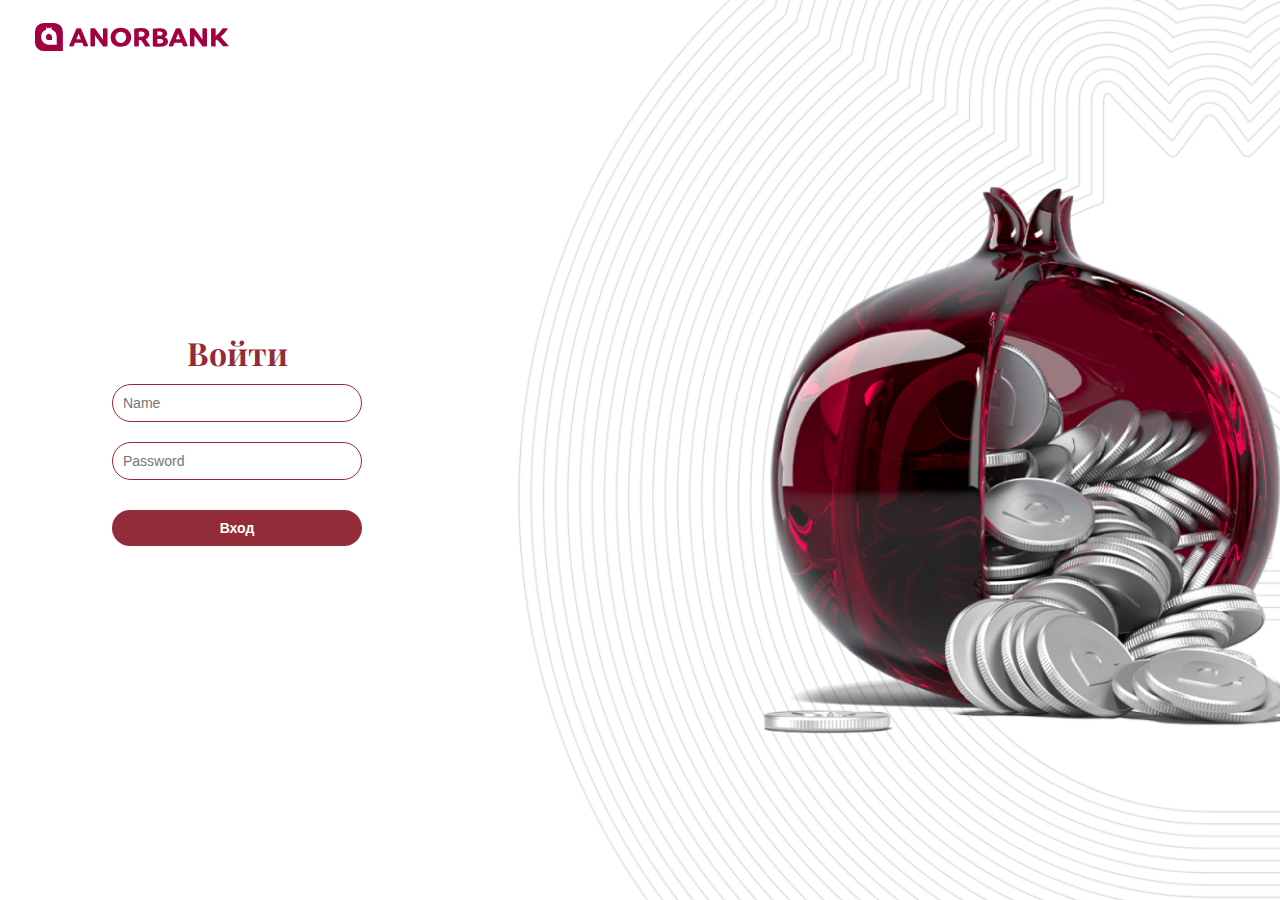
<file: index.html>
<!DOCTYPE html>
<html lang="en">

<head>
    <meta charset="UTF-8">
    <meta name="viewport" content="width=device-width, initial-scale=1.0">
    <title>Сотрудники</title>
    <link rel="preconnect" href="https://fonts.googleapis.com">
    <link rel="preconnect" href="https://fonts.gstatic.com" crossorigin>
    <link href="https://fonts.googleapis.com/css2?family=Playfair+Display&display=swap" rel="stylesheet">
    <link href="https://cdn.jsdelivr.net/npm/bootstrap@5.0.2/dist/css/bootstrap.min.css" rel="stylesheet"
          integrity="sha384-EVSTQN3/azprG1Anm3QDgpJLIm9Nao0Yz1ztcQTwFspd3yD65VohhpuuCOmLASjC" crossorigin="anonymous">
    <link rel="stylesheet" href="style.css">
    <link rel="icon" type="image/png" href="./img/001.png" />
</head>

<body>

<div class="header">
    <div class="container">

        <div class="header_top">
            <a href="index.html" class="header_logo">
                <img src="img/logo.svg" alt="">
            </a>
        </div>

        <div class="header-content">
            <div class="header-content-body">
                <h1>Войти</h1>
                <form id="loginForm">

                    <input type="text" id="name" class="searchInput padding20" placeholder="Name" required>

                    <input type="password" id="password" class="searchInput padding20" placeholder="Password" required>

                    <button class="btn-header fullBtn wightBtn" type="submit">Вход</button>
                </form>
            </div>
        </div>

    </div>

</div>

<script src="main.js"></script>
<script src="https://cdn.jsdelivr.net/npm/bootstrap@5.0.2/dist/js/bootstrap.bundle.min.js"
        integrity="sha384-MrcW6ZMFYlzcLA8Nl+NtUVF0sA7MsXsP1UyJoMp4YLEuNSfAP+JcXn/tWtIaxVXM"
        crossorigin="anonymous"></script>

</body>

</html>
</file>
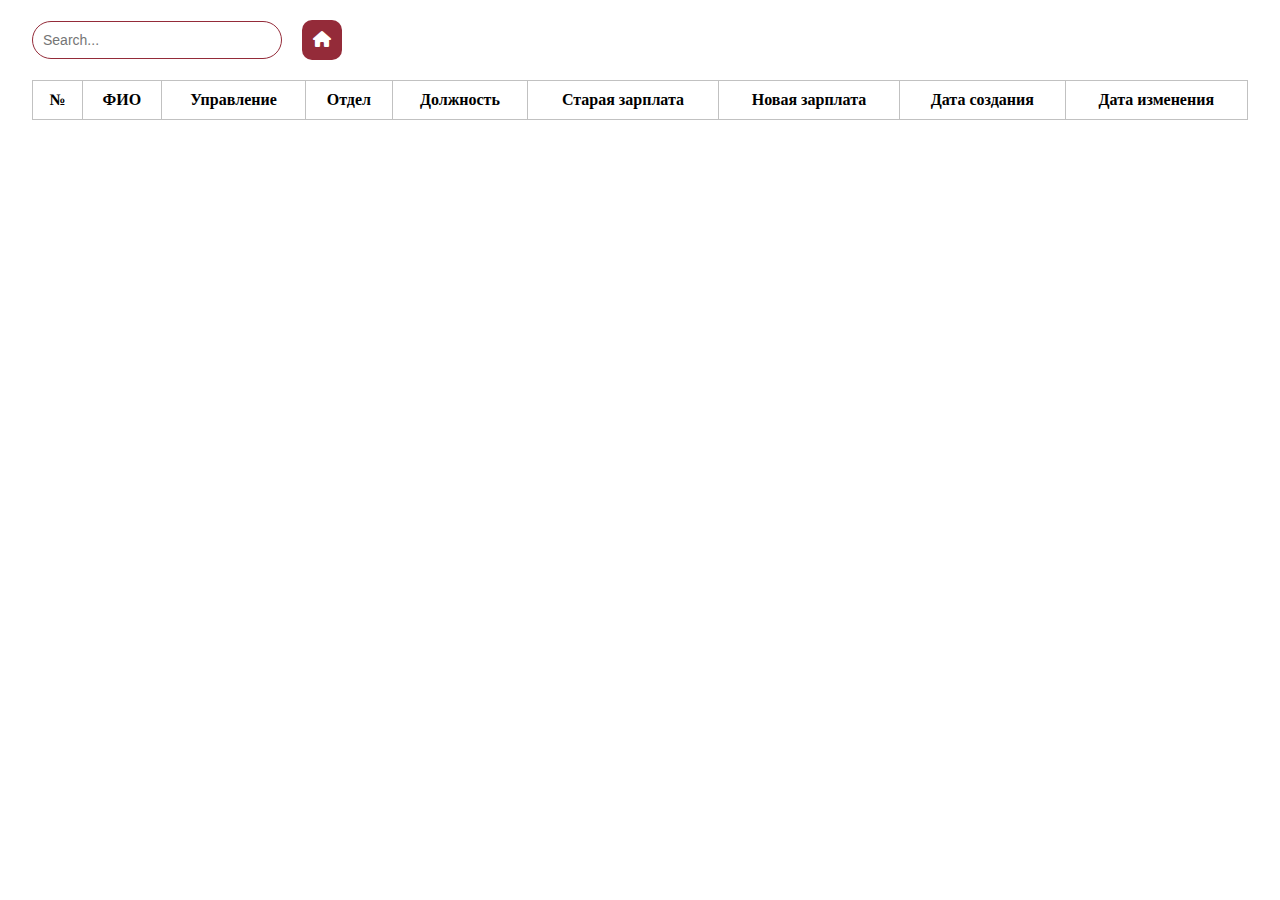
<file: history.html>
<!doctype html>
<html lang="en">
<head>
    <meta charset="UTF-8">
    <meta name="viewport"
          content="width=device-width, user-scalable=no, initial-scale=1.0, maximum-scale=1.0, minimum-scale=1.0">
    <meta http-equiv="X-UA-Compatible" content="ie=edge">
    <link rel="stylesheet" href="style.css">
    <link rel="stylesheet" href="https://cdnjs.cloudflare.com/ajax/libs/font-awesome/6.4.0/css/all.min.css">
    <link rel="icon" type="image/png" href="./img/001.png" />
    <title>Сотрудники</title>
</head>
<body>
<div class="main-content">
    <div class="container containerBlock">

        <div class="containerBlockSearch">

            <div>
                <label for="searchInput"></label><input type="text" id="searchInput" class="searchInput" placeholder="Search...">
            </div>

            <div class="dropdown">
                <a href="main.html" class="history"><button class="nullBtn"><i class="fas fa-home"></i> </button></a>
            </div>

        </div>

    </div>
</div>

<div class="container">
    <table id="example" class="table bg-red" style="width:100%">
        <thead>
        <tr>
            <th>№</th>
            <th>ФИО</th>
            <th>Управление</th>
            <th>Отдел</th>
            <th>Должность</th>
            <th>Старая зарплата</th>
            <th>Новая зарплата</th>
            <th>Дата создания</th>
            <th>Дата изменения</th>
        </tr>
        </thead>
        <tbody>
        <!-- Data will be dynamically populated here -->
        </tbody>
    </table>
</div>

<script>
    document.addEventListener("DOMContentLoaded", function () {
        fetchDataFromBackend();
    });

    function fetchDataFromBackend() {
        // Fetch data from your backend API
        fetch("http://192.168.159.27:8084/salary/history/list", {
            method: "GET",
            headers: {
                "Authorization": `Bearer ${getAccessToken()}`, // Include the token in the Authorization header if needed
            },
            mode: "cors",
        })
            .then((response) => response.json())
            .then((data) => {
                // Populate the table with the fetched data
                populateTableWithData(data);
            })
            .catch((error) => {
                console.error("Error fetching data from backend:", error);
            });
    }

    function populateTableWithData(data) {
        const tableBody = document.querySelector("#example tbody");
        tableBody.innerHTML = ""; // Clear the existing rows

        data.forEach((item, index) => {
            // Create a new row for each item in the data array
            const row = document.createElement("tr");

            // Create and append cells with data for each row
            const columns = ["fullName", "management", "department","lavozim" ,"oldSalary", "newSalary",  "createdAt", "changedAt"];
            const numberCell = document.createElement("td");
            numberCell.textContent = index + 1; // Number the rows starting from 1
            row.appendChild(numberCell);

            columns.forEach((column) => {
                const cell = document.createElement("td");
                cell.textContent = item[column];
                row.appendChild(cell);
            });

            // Add the row to the table body
            tableBody.appendChild(row);
        });
    }

    function getAccessToken() {
        // Implement this function to retrieve the access token if needed
        // For example, you can store the token in localStorage when the user logs in
        // and retrieve it here
        return localStorage.getItem("jwtToken");
    }


</script>
</body>
</html>
</file>
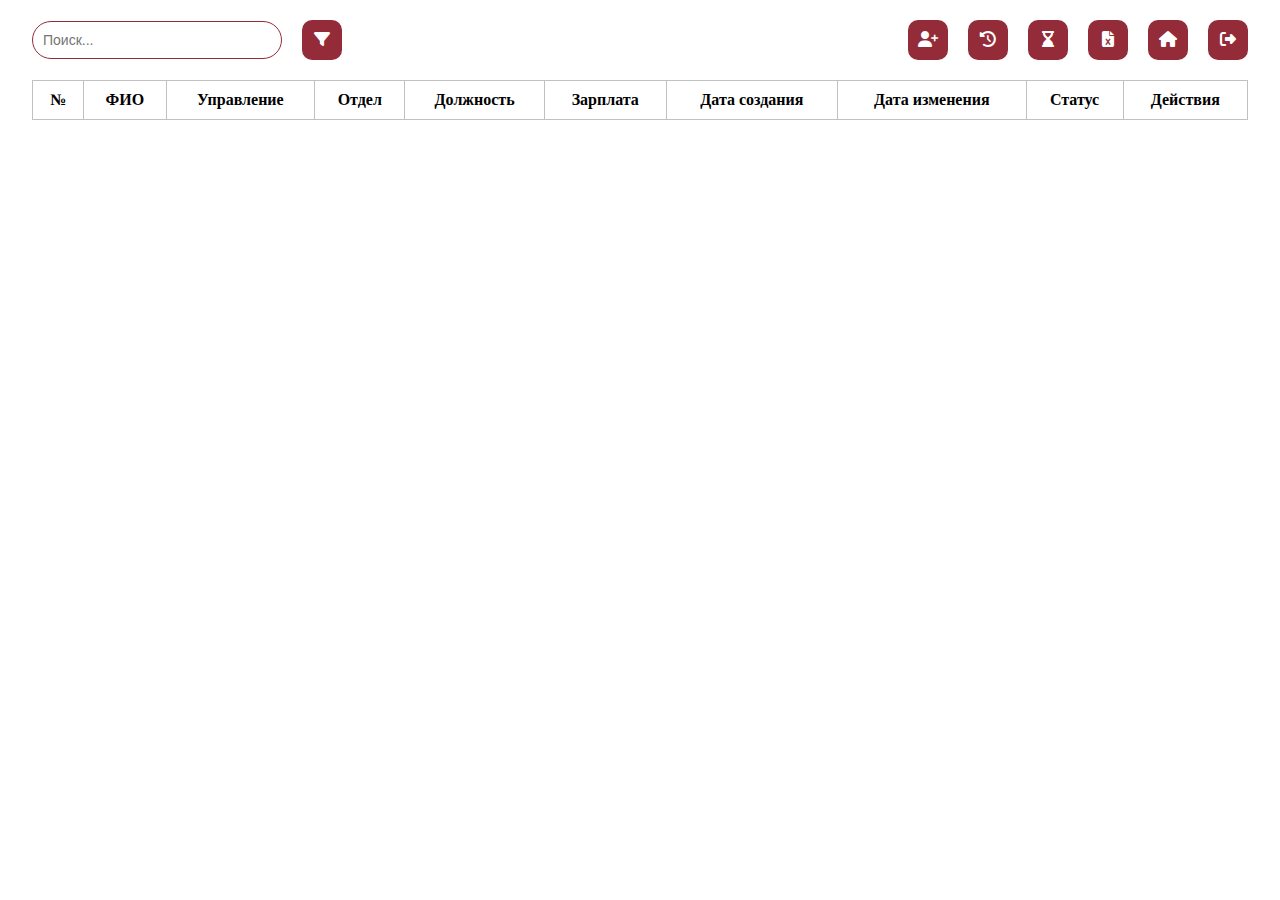
<file: main.html>
<!DOCTYPE html>
<html lang="en">
<head>
    <meta charset="UTF-8">
    <meta name="viewport" content="width=device-width, initial-scale=1.0">
    <link rel="stylesheet" href="style.css">
    <link rel="stylesheet" href="https://cdnjs.cloudflare.com/ajax/libs/font-awesome/6.4.0/css/all.min.css">
    <link rel="icon" type="image/png" href="./img/001.png" />
    <title>Сотрудники</title>
</head>
<body>

<div id="alert">
    <div class="main-content">

        <div class="container containerBlock">

            <div class="containerBlockSearch">

                <div>
                    <label for="searchInput"></label><input type="text" id="searchInput" class="searchInput"
                                                            placeholder="Поиск...">
                </div>

                <div class="dropdown">
                    <button class="dropbtn nullBtn"><i class="fas fa-filter"></i></button>
                    <div class="dropdown-content" id="departmentFilter">
                        <!-- Filter options will be dynamically populated here -->
                    </div>
                </div>

            </div>

            <div class="containerBlockBtn">

                <button id="openModalBtn" class="nullBtn"><i class="fas fa-user-plus"></i></button>

                <div id="userModal" class="modal">
                    <div class="modal-content">
                        <span class="close razmerx">&times;</span>
                        <h2>Добавить пользователя</h2>

                        <form id="addUserForm">
                            <label for="fullName">ФИО:</label>
                            <input type="text" id="fullName" class="addUserInput" required>

                            <label for="management">Управление:</label>
                            <input type="text" id="management" class="addUserInput" required>

                            <label for="department">Отдел:</label>
                            <input type="text" id="department" class="addUserInput" required>

                            <label for="createdAt">Дата создания:</label>
                            <input type="date" id="createdAt" class="addUserInput" required>

                            <label for="salary">Зарплата:</label>
                            <input type="number" step="0.01" id="salary" class="addUserInput" required>

                            <label for="changeDate">Дата изменения:</label>
                            <input type="date" id="changeDate" class="addUserInput" required>


                            <label for="lavozim">Лавозим:</label>
                            <input type="text" id="lavozim" class="addUserInput" required>

                            <button class="main-btn fullBtn padding20" type="submit">Добавить пользователя</button>
                        </form>

                    </div>
                </div>

                <a href="history.html" class="history">
                    <button class="history nullBtn"><i
                            class="fas fa-history"></i></button>
                </a>

                <button id="getExpired" class="expired nullBtn" onclick="fetchDataFromBackendExpired()"><i
                        class="fas fa-hourglass-end"></i></button>

                <div>
                    <input type="file" id="excelFileInput" name="excelFile" accept=".xls,.xlsx" style="display: none">
                    <button onclick="myFunctionBtn()" class="nullBtn"><i class="fas fa-file-excel"></i></button>
                </div>
                <a href="main.html">
                    <button class="nullBtn"><i class="fas fa-home"></i>
                    </button>
                </a>
                <a href="index.html">
                    <button class="nullBtn"><i class="fas fa-sign-out-alt"></i></button>
                </a>

            </div>


        </div>

    </div>
    <div class="container">

        <table id="example" class="table" style="width:100%">
            <thead>
            <tr>
                <th>№</th>
                <th>ФИО</th>
                <th>Управление</th>
                <th>Отдел</th>
                <th>Должность</th>
                <th>Зарплата</th>
                <th>Дата создания</th>
                <th>Дата изменения</th>
                <th>Статус</th>
                <th>Действия</th>
            </tr>
            </thead>
            <tbody>
            <!-- Data will be dynamically populated here -->
            </tbody>
        </table>

        <div id="editModal" class="modal">
            <div class="modal-content">
                <span class="close-edit" id="closeEditModal">&times;</span>
                <h2>Редактировать пользователя</h2>
                <form id="editUserForm">
                    <input type="hidden" id="editUserId">

                    <label for="editFio">ФИО:</label>
                    <input type="text" id="editFio" class="addUserInput" required>

                    <label for="editManagement">Управление:</label>
                    <input type="text" id="editManagement" class="addUserInput" required>

                    <label for="editDepartment">Отдел:</label>
                    <input type="text" id="editDepartment" class="addUserInput" required>

                    <label for="editCreatedAt">Дата создания:</label>
                    <input type="date" id="editCreatedAt" class="addUserInput" required>

                    <label for="editSalary">Зарплата:</label>
                    <input type="number" step="0.01" id="editSalary" class="addUserInput grayBtn" readonly>

                    <label for="editChangeDate">Дата изменения:</label>
                    <input type="date" id="editChangeDate" class="addUserInput grayBtn" readonly>

                    <label for="editLavozim">Лавозим:</label>
                    <input type="text" id="editLavozim" class="addUserInput" required>

                    <button class="main-btn fullBtn padding20" type="submit">Сохранить изменения</button>
                </form>
            </div>
        </div>

        <div id="UserSalaryEdit" class="modalExpired">
            <div class="modal-content">
                <span class="close-edit" id="closeEditExpired">&times;</span>
                <h2>Редактировать просрочено</h2>
                <form id="editSalaryForm">
                    <input type="hidden" id="editUserIdExpired">

                    <label for="editSalaryExpired">Зарплата:</label>
                    <input type="number"  step="0.01" id="editSalaryExpired" class="addUserInput" required>

                    <button class="main-btn fullBtn padding20" type="submit">Сохранить изменения</button>
                </form>
            </div>
        </div>

        <div id="deleteModal" class="modal">
            <div class="modal-content">
                <h2>Подтвердите удаление</h2>
                <p class="padding20">Вы уверены, что хотите удалить этого пользователя?</p>
                <button id="confirmDeleteBtn" class="ysBtn">Да</button>
                <button id="cancelDeleteBtn" class="ysBtn padding20">Нет</button>
            </div>

        </div>

    </div>
</div>

<script src="https://code.jquery.com/jquery-3.6.0.min.js"></script>
<script src="https://cdn.datatables.net/1.13.5/js/jquery.dataTables.min.js"></script>
<script src="https://cdn.datatables.net/1.13.5/js/dataTables.bootstrap5.min.js"></script>

<script>


    function sleep(ms) {
        return new Promise(resolve => setTimeout(resolve, ms));
    }


    const openModalBtn = document.getElementById("openModalBtn");
    const userModal = document.getElementById("userModal");
    const closeModal = document.querySelector(".close");
    const addUserForm = document.getElementById("addUserForm");
    const editModal = document.getElementById("editModal");
    const salaryMadal = document.getElementById("UserSalaryEdit")
    const deleteModal = document.getElementById("deleteModal");
    const confirmDeleteBtn = document.getElementById("confirmDeleteBtn");
    const cancelDeleteBtn = document.getElementById("cancelDeleteBtn");
    const editUserForm = document.getElementById("editUserForm");
    const editUserExpired = document.getElementById("editSalaryForm");
    const excelFileInput = document.getElementById("excelFileInput");

    function Success(name, choose) {

        switch (choose) {
            case 1:
                AlerS('./img/access.png', name, 'flex', 'Успешно')
                break;
            case 2:
                AlerS('./img/error.png', name, 'flex', 'Oops')
                break;
            default:
                text = "Looking forward to the Weekend";
        }

    }


    function AlerS(url, text, display, title) {
        const Alert = document.getElementById('alert');
        const Block = document.createElement('div');
        const BlockBody = document.createElement('div');
        const Img = document.createElement('img');
        const Title = document.createElement('p');
        const Text = document.createElement('p');
        const Button = document.createElement('button');

        Img.src = url;
        Img.style.width = '55px';
        Img.style.height = '55px';

        Img.className = 'successClassImg';
        Title.className = 'successClassTitle';
        Text.className = 'successClassText';
        Button.className = 'successClassBtn';
        BlockBody.className = 'SuccessClassBlockBody';
        Block.className = ' SuccessClassBlock';

        Block.style.display = display;
        sleep(2000).then(() => {
            Block.style.display = 'none';
        });
        Title.innerHTML = title;
        Text.innerHTML = text;
        Button.innerHTML = 'Ok'

        Button.addEventListener('click', () => {
            Block.style.display = 'none';
        })

        BlockBody.appendChild(Img);
        BlockBody.appendChild(Title);
        BlockBody.appendChild(Text);
        BlockBody.appendChild(Button);
        Block.appendChild(BlockBody);
        Alert.appendChild(Block);
    }

    // Function to handle file upload
    function uploadExcel(file) {
        const formData = new FormData();
        formData.append('file', file);

        fetch(`http://192.168.159.27:8084/salary/upload`, {
            method: 'POST',
            headers: {
                'Authorization': `Bearer ${getAccessToken()}`,
            },
            body: formData,
        })
            .then((response) => response.json())
            .then((data) => {
                console.log('Response from backend:', data.message);
                // Handle the response from the backend if needed
                fetchDataFromBackend(); // Fetch data after successful upload to update the table
                Success('Успешно', 1);
            })
            .catch((error) => {
                Success('Ошибка', 2);
                console.error('Error uploading file:', error);
            });
    }

    function myFunctionBtn() {
        const file = document.getElementById('excelFileInput').files[0];

        if (file) {
            uploadExcel(file);
        } else {
            document.getElementById('excelFileInput').click();
        }
    }

    excelFileInput.addEventListener('change', function () {
        if (excelFileInput.files[0] !== undefined && excelFileInput.files[0] !== null) {
            myFunctionBtn();
        }
    });

    openModalBtn.addEventListener("click", function () {
        userModal.style.display = "block";
    });

    closeModal.addEventListener("click", function () {
        userModal.style.display = "none";
    });

    function getAccessToken() {
        return localStorage.getItem("jwtToken");
    }

    addUserForm.addEventListener("submit", function (event) {
        event.preventDefault();
        // Get the form input values here and handle the addition of a new user
        const fullName = document.getElementById("fullName").value;
        const management = document.getElementById("management").value;
        const department = document.getElementById("department").value;
        const createdAt = document.getElementById("createdAt").value;
        const salary = document.getElementById("salary").value;
        const changeDate = document.getElementById("changeDate").value;
        const lavozim = document.getElementById("lavozim").value;

        // Create an object to hold the user data
        const newUser = {
            fullName: fullName,
            management: management,
            department: department,
            createdAt: createdAt,
            salary: parseFloat(salary),
            changeDate: changeDate,
            lavozim: lavozim,
        };

        // Send the user data to the backend using Fetch API
        fetch("http://192.168.159.27:8084/salary/add", {
            method: "POST",
            headers: {
                "Content-Type": "application/json",
                "Authorization": `Bearer ${getAccessToken()}`, // Include the token in the Authorization header
            },
            body: JSON.stringify(newUser),
        })
            .then((response) => response.json())
            .then((data) => {

                // Refresh the table after successful addition
                fetchDataFromBackend();

                // Reset the form and close the modal after submission
                addUserForm.reset();
                userModal.style.display = "none";
                Success('Успешно', 1);
            })
            .catch((error) => {
                Success('Ошибка', 2);
                console.error("Error sending data to backend:", error);
            });
    });

    function populateTableWithData(data) {
        const tableBody = document.querySelector("#example tbody");
        tableBody.innerHTML = ""; // Clear the existing rows

        data.forEach((item, index) => {
            // Create a new row for each item in the data array
            const row = document.createElement("tr");

            row.setAttribute("data-id", item.id);

            // Create and append cells with data for each row
            const columns = ["fullName", "management", "department", "lavozim", "salary", "createdAt", "changeDate", "status"];
            const numberCell = document.createElement("td");
            numberCell.textContent = index + 1; // Number the rows starting from 1
            row.appendChild(numberCell);

            columns.forEach((column) => {
                const cell = document.createElement("td");
                cell.textContent = item[column];
                row.appendChild(cell);
            });

            const actionsCell = document.createElement("td");
            const editButton = document.createElement("button");
            editButton.className = "btn btn-primary edit-btn";
            editButton.innerHTML = '<i class="fa-solid fa-pen-to-square edit-btn "></i>';
            editButton.dataset.bsToggle = "modal";
            editButton.dataset.bsTarget = "#editModal";
            actionsCell.appendChild(editButton);

            const deleteButton = document.createElement("button");
            deleteButton.className = "btn btn-danger confirmDeleteBtn delete-btn example";
            deleteButton.innerHTML = '<i class="fa-solid delete-btn fa-trash icon-size"></i>';
            actionsCell.appendChild(deleteButton);

            row.appendChild(actionsCell);

            if (item.changeDate === undefined || item.changeDate === null) {
                row.style.backgroundColor = '#fffaca';
                row.style.color = 'black';
            }

            // Add the row to the table body
            tableBody.appendChild(row);
        });
    }

    function getExpired(data) {
        const tableBody = document.querySelector("#example tbody");
        tableBody.innerHTML = ""; // Clear the existing rows

        data.forEach((item, index) => {
            // Create a new row for each item in the data array
            const row = document.createElement("tr");

            row.setAttribute("data-id", item.id);
            // Create and append cells with data for each row
            const action = "-";
            const columns = ["fullName", "management", "department", "lavozim", "salary", "createdAt", "changeDate", "status"];
            const numberCell = document.createElement("td");
            numberCell.textContent = index + 1; // Number the rows starting from 1
            row.appendChild(numberCell);

            columns.forEach((column) => {
                const cell = document.createElement("td");
                cell.textContent = item[column];
                row.appendChild(cell);
            });

            // Add the "done" symbol cell
            const doneCell = document.createElement("td");

            // Use the checkmark symbol (✓) as the "done" symbol
            const editButton = document.createElement("button");
            editButton.className = "btn btn-primary edit-expired";
            editButton.innerHTML = '<i class="fa-solid fa-pen-to-square edit-expired"></i>';
            editButton.dataset.bsToggle = "modalExpired";
            editButton.dataset.bsTarget = "#editModalExpired";
            doneCell.appendChild(editButton);
            row.appendChild(doneCell);

            // Add the row to the table body
            tableBody.appendChild(row);
        });
    }


    function fetchDataFromBackend() {
        // Fetch data from your backend API
        fetch("http://192.168.159.27:8084/salary/list", {
            method: "GET",
            headers: {
                'Content-type': 'application/json',
                'Authorization': `Bearer ${getAccessToken()}`, // Include the token in the Authorization header
            }
        })
            .then((response) => response.json())
            .then((data) => {
                // Populate the table with the fetched data
                populateTableWithData(data);
            })
            .catch((error) => {
                console.error("Error fetching data from backend:", error);
            });

    }

    function fetchDataFromBackendExpired() {
        // Fetch data from your backend API
       fetch("http://192.168.159.27:8084/salary/expired", {
           method: "GET",
           headers: {
               "Authorization": `Bearer ${getAccessToken()}`, // Include the token in the Authorization header
                  }
              })
                  .then((response) => response.json())
                  .then((data) => {
                      // Populate the table with the fetched data
               getExpired(data);
           })
           .catch((error) => {
               console.error("Error fetching data from backend:", error);
           });
    }

    function fetchDepartmentsAndPopulateDropdown() {
        // Fetch departments from your backend API
        fetch("http://192.168.159.27:8084/salary/departments", {
            method: "GET",
            headers: {
                "Authorization": `Bearer ${getAccessToken()}`, // Include the token in the Authorization header
            }
        })
            .then((response) => response.json())
            .then((departments) => {
                // Populate the filter dropdown with the fetched departments
                const departmentFilterDropdown = document.getElementById("departmentFilter");

                departments.forEach((department) => {
                    const option = document.createElement("a");
                    option.textContent = department; // Assuming department names are strings
                    option.classList.add("dropdown-item");
                    option.href = "#"; // You can add a link to each option if needed
                    departmentFilterDropdown.appendChild(option);
                });

                // Add click event listeners to each department filter option
                const filterOptions = document.querySelectorAll("#departmentFilter .dropdown-item");
                filterOptions.forEach((option) => {
                    option.addEventListener("click", function () {
                        const selectedDepartment = option.textContent;
                        filterTableByDepartment(selectedDepartment);
                    });
                });
            })
            .catch((error) => {
                console.error("Error fetching departments from backend:", error);
            });
    }

    function filterTableByDepartment(selectedDepartment) {
        const tableRows = document.querySelectorAll("#example tbody tr");

        tableRows.forEach((row) => {
            const department = row.cells[3].textContent; // "Отдел" value in the row
            if (selectedDepartment === "Все") {
                // If "Все" is selected in the filter, show all rows
                row.style.display = "table-row";
            } else if (department === selectedDepartment) {
                // Show the row if it belongs to the selected department
                row.style.display = "table-row";
            } else {
                // Hide the row if it does not belong to the selected department
                row.style.display = "none";
            }
        });
    }

    // Call the function to fetch data and populate the table when the page loads
    document.addEventListener("DOMContentLoaded", function () {
        fetchDataFromBackend();
        fetchDepartmentsAndPopulateDropdown();
    });

    function editUser(userId) {
        // Get the user data from the table row using the userId
        const userData = getUserDataById(userId);

        // Populate the edit modal with the user data
        document.getElementById("editUserId").value = userId;
        document.getElementById("editFio").value = userData.fullName;
        document.getElementById("editManagement").value = userData.management;
        document.getElementById("editDepartment").value = userData.department;
        document.getElementById("editCreatedAt").value = userData.createdAt;
        document.getElementById("editSalary").value = userData.salary;
        document.getElementById("editChangeDate").value = userData.changeDate;
        document.getElementById("editLavozim").value = userData.lavozim;

        // Show the edit modal
        editModal.style.display = "block";
    }

    function expiredUser(userId){
        const userData = getUserDataById(userId);
        document.getElementById("editUserIdExpired").value = userId;
        document.getElementById("editFio").value = userData.fullName;
        document.getElementById("editManagement").value = userData.management;
        document.getElementById("editDepartment").value = userData.department;
        document.getElementById("editCreatedAt").value = userData.createdAt;
        document.getElementById("editSalaryExpired").value = userData.salary;
        document.getElementById("editChangeDate").value = userData.changeDate;
        document.getElementById("editLavozim").value = userData.lavozim;



        // Show the edit modal
        salaryMadal.style.display = "block";
    }

    editUserExpired.addEventListener("submit", function (event) {
        event.preventDefault();
        // Get the form input values here and handle the editing of the user
        const userId = document.getElementById("editUserIdExpired").value;
        const fullName = document.getElementById("editFio").value;
        const management = document.getElementById("editManagement").value;
        const department = document.getElementById("editDepartment").value;
        const createdAt = document.getElementById("editCreatedAt").value;
        const salary = document.getElementById("editSalaryExpired").value;
        const changeDate = document.getElementById("editChangeDate").value;
        const lavozim = document.getElementById("editLavozim").value;

        // Create an object to hold the updated user data
        const updatedUser = {
            id: userId,
            fullName: fullName,
            management: management,
            department: department,
            createdAt: createdAt,
            salary: parseFloat(salary),
            changeDate: changeDate,
            lavozim: lavozim,
        };


        // Send the updated user data to the backend using Fetch API
        fetch("http://192.168.159.27:8084/salary/update", {
            method: "PUT",
            headers: {
                "Content-Type": "application/json",
                "Authorization": `Bearer ${getAccessToken()}`, // Include the token in the Authorization header
            },
            body: JSON.stringify(updatedUser),
        })
            .then((response) => response.json())
            .then(() => {

                // Refresh the table after successful update
                fetchDataFromBackend();
                editUserExpired.reset();
                Success('Успешно', 1);
                salaryMadal.style.display = "none"; // Hide the edit modal
            })
            .catch((error) => {
                Success('Ошибка', 2);
                console.error("Error updating user:", error);
            });
    });

    editUserForm.addEventListener("submit", function (event) {
        event.preventDefault();
        // Get the form input values here and handle the editing of the user
        const userId = document.getElementById("editUserId").value;
        const fullName = document.getElementById("editFio").value;
        const management = document.getElementById("editManagement").value;
        const department = document.getElementById("editDepartment").value;
        const createdAt = document.getElementById("editCreatedAt").value;
        const salary = document.getElementById("editSalary").value;
        const changeDate = document.getElementById("editChangeDate").value;
        const lavozim = document.getElementById("editLavozim").value;

        // Create an object to hold the updated user data
        const updatedUser = {
            id: userId,
            fullName: fullName,
            management: management,
            department: department,
            createdAt: createdAt,
            salary: parseFloat(salary),
            changeDate: changeDate,
            lavozim: lavozim,
        };


        // Send the updated user data to the backend using Fetch API
        fetch("http://192.168.159.27:8084/salary/update", {
            method: "PUT",
            headers: {
                "Content-Type": "application/json",
                "Authorization": `Bearer ${getAccessToken()}`, // Include the token in the Authorization header
            },
            body: JSON.stringify(updatedUser),
        })
            .then((response) => response.json())
            .then(() => {

                // Refresh the table after successful update
                fetchDataFromBackend();
                editUserForm.reset();
                editModal.style.display = "none"; // Hide the edit modal
                Success('Успешно',1);
            })
            .catch((error) => {
                Success('Ошибка', 2);
                console.error("Error updating user:", error);
            });
    });

    // Function to handle deleting a user
    function deleteUser(userId) {
        // Show the delete modal
        deleteModal.style.display = "block";

        // Add event listener to confirm delete button
        confirmDeleteBtn.addEventListener("click", function () {
            // Convert userId to an integer using parseInt
            const idToDelete = parseInt(userId, 10);

            // Call the API to delete the user using the integer idToDelete
            fetch(`http://192.168.159.27:8084/salary/delete/${idToDelete}`, {
                method: "DELETE",
                headers: {
                    "Authorization": `Bearer ${getAccessToken()}`,
                }
            })
                .then((response) => response.json())
                .then(() => {

                    // Refresh the table after successful deletion
                    fetchDataFromBackend();
                    deleteModal.style.display = "none";// Hide the delete modal
                    Success('Удалено',1)
                })
                .catch((error) => {
                    Success('Ошибка', 2);
                    console.error("Error deleting user:", error);
                });
        });

        // Add event listener to cancel delete button
        cancelDeleteBtn.addEventListener("click", function () {
            // Hide the delete modal if user cancels
            deleteModal.style.display = "none";
        });
    }

    function filterTableRows(searchValue) {
        const tableRows = document.querySelectorAll("#example tbody tr");

        tableRows.forEach((row) => {
            const fio = row.cells[1].textContent.toLowerCase(); // "ФИО" value in lowercase
            if (fio.includes(searchValue.toLowerCase())) {
                // Show the row if it contains the search value
                row.style.display = "table-row";
            } else {
                // Hide the row if it does not contain the search value
                row.style.display = "none";
            }
        });
    }

    // Add event listener for search input
    document.getElementById("searchInput").addEventListener("input", function (event) {
        const searchValue = event.target.value;
        filterTableRows(searchValue);
    });

    // Function to get user data from the table row by ID
    function getUserDataById(userId) {
        const tableRows = document.querySelectorAll("#example tbody tr");

        for (let row of tableRows) {
            if (row.dataset.id === userId) {
                return {
                    fullName: row.cells[1].textContent, // Use column index 1 for "ФИО"
                    management: row.cells[2].textContent, // Use column index 2 for "Управление"
                    department: row.cells[3].textContent, // Use column index 3 for "Отдел"
                    lavozim: row.cells[4].textContent, // Use column index 4 for "Должность"
                    salary: parseFloat(row.cells[5].textContent), // Use column index 5 for "Зарплата"
                    createdAt: row.cells[6].textContent, // Use column index 6 for "Дата создания"
                    changeDate: row.cells[7].textContent, // Use column index 7 for "Дата изменения"
                    status: row.cells[8].textContent, // Use column index 8 for "Статус"
                };
            }
        }

        return null;
    }

    // Add event listeners for edit and delete buttons on table rows
    document.getElementById("example").addEventListener("click", function (event) {

        const target = event.target;
        if (target.classList.contains("edit-btn")) {
            // Get the userId from the row data-id attribute
            const userId = event.target.closest("tr").dataset.id;
            editUser(userId);
        } else if (target.classList.contains("delete-btn")) {
            // Get the userId from the row data-id attribute
            const userId = event.target.closest("tr").dataset.id;
            deleteUser(userId);
        } else if (target.classList.contains("edit-expired")) {
            const userId = event.target.closest("tr").dataset.id;
            expiredUser(userId);
        }
    });

    document.getElementById("closeEditModal").addEventListener("click", function () {
        // Hide the edit modal when the close button is clicked
        editModal.style.display = "none";
    });
    document.getElementById("closeEditExpired").addEventListener("click", function () {
        // Hide the edit modal when the close button is clicked
        salaryMadal.style.display = "none";
        // Success('You are having an error !',2)
        // Success('You have it all done !', 1)

    });


</script>
</body>
</html>
</file>
<file: style.css>
* {
  margin: 0;
  padding: 0;
  box-sizing: border-box;
}

.container {
  max-width: 90%;
  height: 80%;
  margin: auto;
}

body {
  font-family: "Playfair Display", serif;
  font-weight: 400;
  background-color: #fff;
}

ul{
  padding: 0;
  margin: 0;
}
li {
  list-style: none;
}

a {
  text-decoration: none;
  color: #fff;
}

h1 {
  text-align: center;
  color: #942b39;
}

form {
  display: flex;
  flex-direction: column;
}

label {
  margin-top: 10px;
}

label {
  margin-bottom: 3px;
}
table{
  border-collapse: collapse;
}
table , tr,th ,td{
 border: 1px solid #c1c1c1;
 text-align: center;
}
table thead tr th {
 background-color: #fff;
 padding: 10px;
}
table tbody tr td{
 padding: 10px;
}
button{
  border:0;
}



/* Adjust the main content to make space for the button */
.header {
  background: url("./img/login_bg.jpg") center center no-repeat;
  height: 100vh;
  background-size: cover;
}
.header_top {
  display: flex;
  justify-content: space-between;
  align-items: center;
  padding: 1% 0;
}

.header_menu_link {
  color: rgb(170, 39, 39);
  font-size: 22px;
  font-family: "Roboto", sans-serif;
  font-weight: bolder;
  padding: 5px 15px 5px 15px;
}
.header_menu_link:hover {
  padding: 5px 14px;
  transform: scale(5);
  color: rgb(170, 39, 39);
  border: 1px solid #942b39;
  border-radius: 10px;
}
.header_logo {
  padding: 3px;
  border-radius: 8px;
}
.header_logo img{
 background-size: cover;
}

.header-content {
  width: 100%;
  height: 100%;
  display: flex;
  justify-content: flex-start;
  align-items: center;
  padding-left: 80px;
}

.btn-header {
  margin-top: 15px;
  padding: 7px;
  background-color: #942b39;
  border: none;
  color: white;
  cursor: pointer;
  border-radius: 50px;
}

.btn-header:hover {
  background-color: #942b39;
  color: aliceblue;
}

.btn-header a {
  color: aliceblue;
}

.modal {
  display: none;
  position: fixed;
  top: 0;
  left: 0;
  width: 100%;
  height: 100%;
  background-color: rgba(0, 0, 0, 0.5);
}
#alert{
  width: 100%;
  height: 100%;
  position: relative;
}
.modalExpired{
  display: none;
  position: fixed;
  top: 0;
  left: 0;
  width: 100%;
  height: 100%;
  background-color: rgba(0, 0, 0, 0.5);
}
.modal-content {
  background-color: white;
  max-width: 400px;
  margin: 20px auto;
  padding: 20px;
  border-radius: 5px;
  box-shadow: 0 4px 8px rgba(0, 0, 0, 0.1);
}

.close {
  padding-left: 350px;
  cursor: pointer;
  color: rgb(31, 31, 182);
}


/*########################################*/
.containerBlock{
  display: flex;
  justify-content: space-between;
  align-items: center;
  margin: auto;
  padding: 20px 0px;
}

.containerBlockSearch{
  display: flex;
  justify-content: center;
  align-items: center;
  gap: 20px;
}

.containerBlockBtn{
  display: flex;
  justify-content: center;
  align-items: center;
  gap: 20px;
}
.searchInput{
  padding: 10px 10px;
  font-size: 16px;
  border: 1px solid #942b39;
  border-radius: 20px;
  width: 250px;
}

.fullBtn {
  padding: 13px 40px;
  color: white;
  background-color: #942b39;
  border-radius: 20px;
  border: 0;
  cursor: pointer;
  font-weight: 700;
  font-size: 16px;
}

.nullBtn {
  width: 40px;
  height: 40px;
  color: white;
  background-color: #942b39;
  border-radius: 10px;
  border: 0;
  cursor: pointer;
  font-weight: 700;
  font-size: 16px;
}

.close-edit{
  float: right;
  cursor: pointer;
}

.dropdown-content {
  display: none;
  position: absolute;
  background-color: #f9f9f9;
  min-width: 160px;
  box-shadow: 0 8px 16px 0 ;
  background-color: rgba(0, 0, 0, 0.2);
  z-index: 1;
}

.exel {
  padding: 2px 15px;
  color: red;
}

.wightBtn{
  width: 250px;
  margin-top: 20px;
}

.addUserInput{
  padding: 10px 15px;
  border-radius: 5px;
  border: 1px solid #c1c1c1;
}

.razmerx{
  width: 30px;
  height: 30px;
}

.main-btn {
  color: white;
  border-radius: 20px;
}

.padding20{
  margin: 10px 0;
}

.ysBtn{
  border: 0;
  background-color: #942b39;
  padding: 8px 20px;
  color: #fff;
  border-radius: 5px;
}


.dropdown-content a {
  color: black;
  padding: 12px 16px;
  background-color: #ffffff;
  text-decoration: none;
  display: block;
}
.grayBtn{
  background-color: #c1c1c1;
  border-color: #c1c1c1;
}
.grayBtn:focus{
  background-color: #c1c1c1;
  border-color: #c1c1c1;
  border-collapse: collapse;
}
.dropdown-content a:hover{
  background-color: #c1c1c1;
}

.dropdown:hover .dropdown-content {
  display: block;
}

.btn{
  padding: 8px;
  background-color: transparent;
  cursor: pointer;
}
.btn-primary{
  background-color: blue;
  padding: 8px;
  border-radius: 5px;
}

.btn-danger{
  background-color: #942b39;
  border-radius: 5px;
  margin-left: 5px;
  padding:  8px;
}
.blockWrappers{
  width: 100%;
  height: auto;
  background-color: red;
}
.fa-solid{
  color: white;
}
.history{
  color: white;
}


@media (max-width:1440px){
  .container{
    max-width: 95%;
  }
  .header_top{
    padding: 20px 0;
  }
  .fullBtn{
    padding: 10px 20px;
    color: white;
    font-size: 14px;
  }
  .searchInput{
  font-size: 14px;
  }
  .addUserInput{
    padding: 8px 12px;
    border-radius: 5px;
    border: 1px solid #c1c1c1;
  }
  
}

.SuccessClassBlock{
  position: fixed;
  top: 0;
  left: 0;
  width: 100vw;
  height: 100vh;
  background-color: rgba(0, 0, 0, 0.5);
  display: flex;
  justify-content: center;
  align-items: center;
}
.SuccessClassBlockBody{
  background-color: white;
  width: 300px;
  height: 220px;
  border-radius: 5px;
  box-shadow: 0 4px 8px rgba(0, 0, 0, 0.1);
  display: flex;
  flex-direction: column;
  align-items: center;
  justify-content: center;
  gap: 20px;
  position: relative;
}
.successClassTitle{
  font-size: 20px;
  font-weight: 700;
}
.successClassBtn{
  position: absolute;
  bottom: 10px;
  right: 20px;
  padding: 7px 14px;
  border-radius: 5px;
  color: white;
  background-color: rgb(72, 225, 236);
  cursor: pointer;
}
</file>
